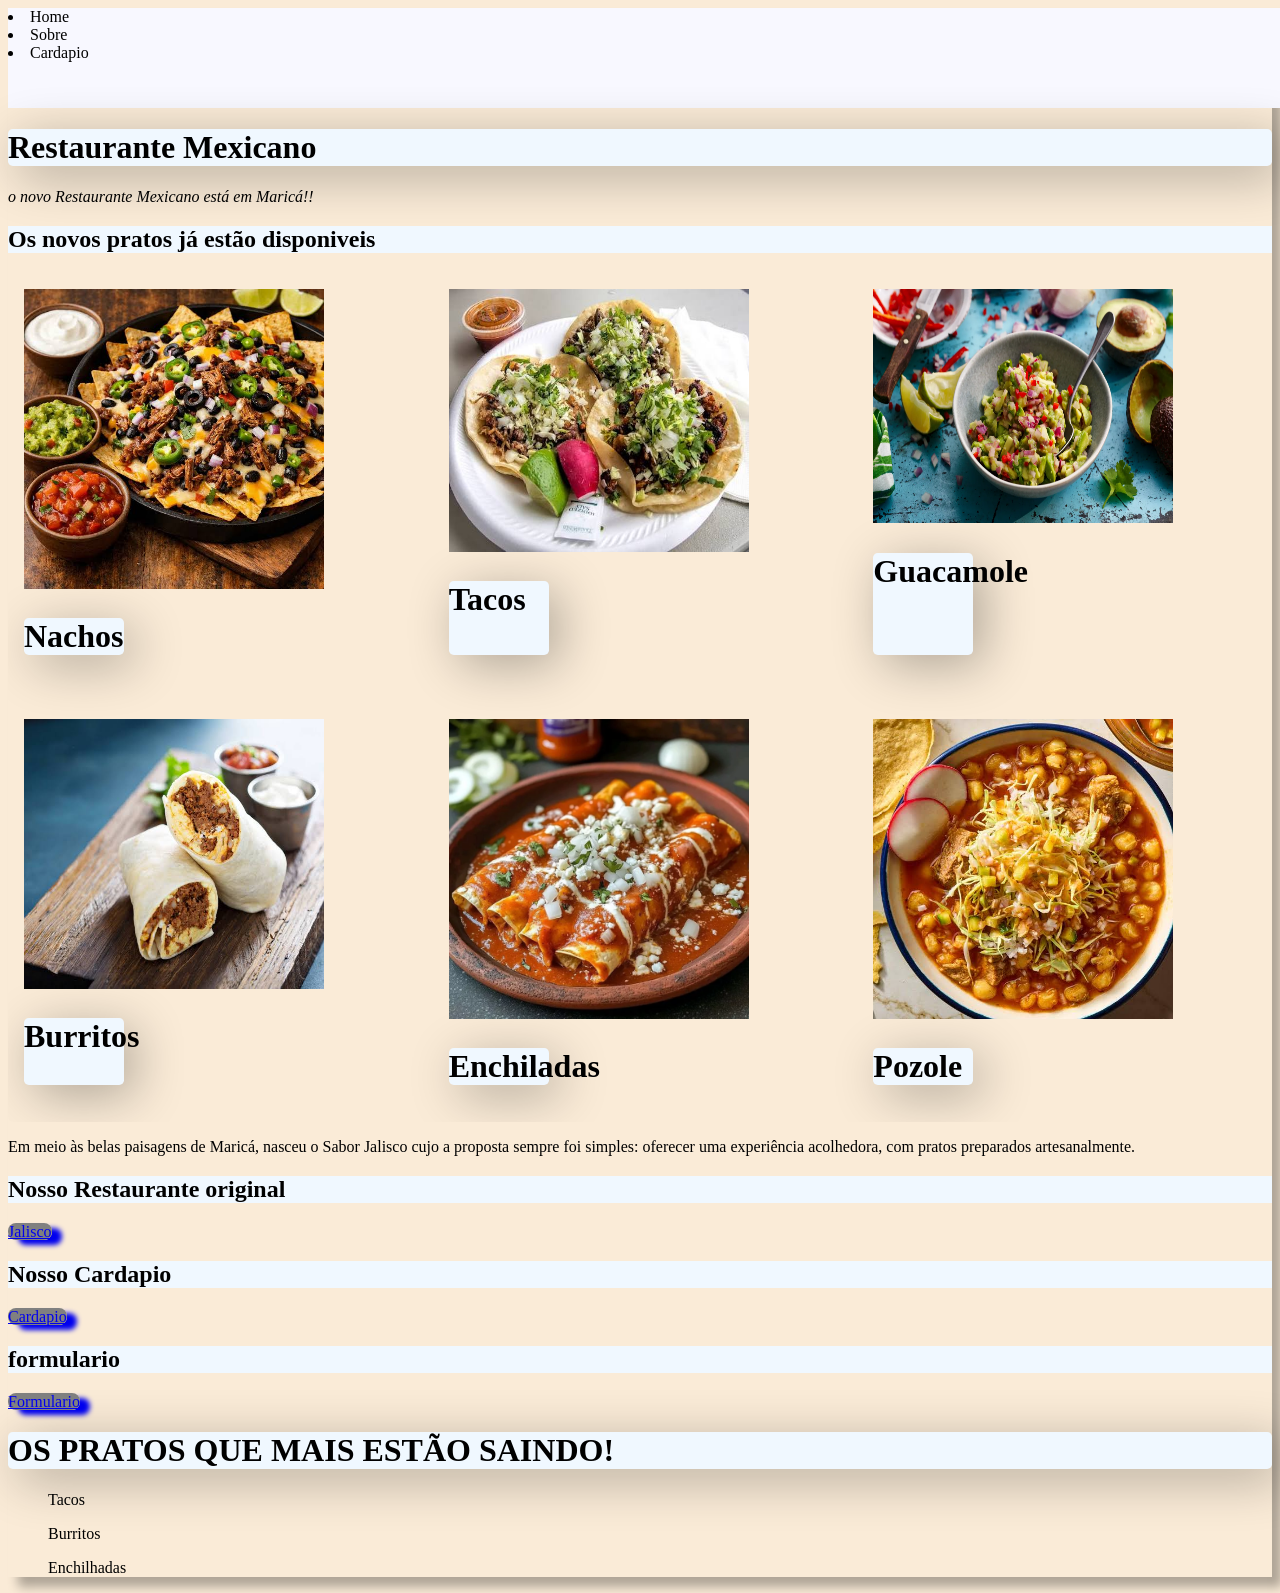
<file: frontend/index.html>
<!DOCTYPE html>
<html lang="PT-br">
<head>
    <meta charset="UTF-8">
    <meta name="viewport" content="width=device-width, initial-scale=1.0">
    <link rel="stylesheet" href="style.css">
    <title>Restaurante</title>
</head>
<body>
    <header>
        <nav>
            <li>Home</li>
            <li>Sobre</li>
            <li>Cardapio</li>
        </nav>
    </header>
    <h1>Restaurante Mexicano</h1>
    <p><em>o novo Restaurante Mexicano está em Maricá!!</em></p>
    <h2>Os novos pratos já estão disponiveis</h2>
    <div class="container">
        <div class="card">
            <img width="300px" src="images.jpg">
            <h1 class="letra">Nachos</h1>
        </div>
        <div class="card">
            <img width="300px" src="tacos.jpg">
            <h1 class="letra">Tacos</h1>
        </div>
        <div class="card">
            <img width="300px" src="guacamolçe.webp">
            <h1 class="letra">Guacamole</h1>
        </div>
        <div class="card">
            <img width="300px" src="burritos.jpg">
            <h1 class="letra">Burritos</h1>
        </div>
        <div class="card">
            <img width="300px" src="enchiladas.webp">
            <h1 class="letra">Enchiladas</h1>
        </div>
        <div class="card">
            <img width="300px" src="pozole.jpg">
            <h1 class="letra">Pozole</h1>
        </div>
    </div>
        <p>Em meio às belas paisagens de Maricá, nasceu o Sabor Jalisco cujo a 
            proposta sempre foi simples: oferecer uma experiência acolhedora,
            com pratos preparados artesanalmente. 
        </p>
    <h2>Nosso Restaurante original</h2>
        <a href="https://guide.michelin.com/br/pt_BR/california/pomona/restaurant/mariscos-jalisco">Jalisco</a>
    <h2>Nosso Cardapio</h2>
    <a href="./restaurante.html">Cardapio</a>
    <h2>formulario</h2>
    <a href="./formulario.html">Formulario</a>
    <footer>
        <h1>OS PRATOS QUE MAIS ESTÃO SAINDO!</h1>
        <ul>Tacos</ul>
        <ul>Burritos</ul>
        <ul>Enchilhadas</ul>
    </footer>
</body>
</html>
</file>
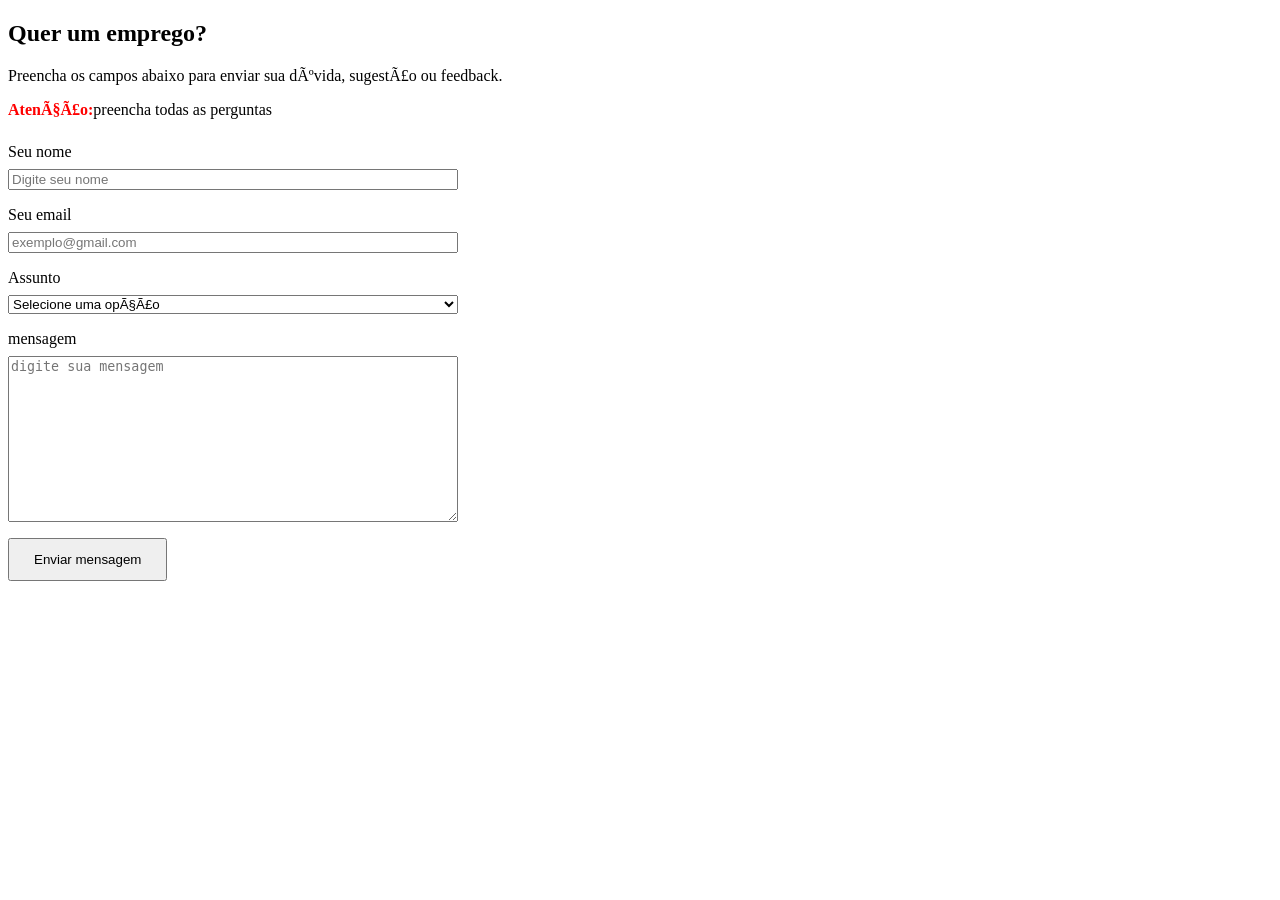
<file: frontend/formulario.html>
<!DOCTYPE html>
<html lang="PT-br>
<head>
    <meta charset="UTF-8">
    <meta name="viewport" content="width=device-width, initial-scale=1.0">
    <link rel="stylesheet" href="formu.css">
    <title>formulario</title>
</head> 
<body>
    <section id="formulario">
        <h2>Quer um emprego?</h2>
        <p>Preencha os campos abaixo para enviar sua dúvida, sugestão ou feedback.</p>
        <p><span class="destaque">Atenção:</span>preencha todas as perguntas</p>
        <form>
            <div class="campo-formulario">
                <label for="nome">Seu nome</label>
                <input type="text" id="nome" name="nome" placeholder="Digite seu nome">
            </div>

            <div class="campo-formulario">
                <label for="email">Seu email</label>
                <input type="text" id="email" name="email" placeholder="exemplo@gmail.com">
            </div>

            <div class="campo-formulario">
                <label for="assunto">Assunto</label>
                <select name="assunto" id="assunto">
                    <option value="">Selecione uma opção</option>
                    <option value="sugestão">sugestão de comida</option>
                    <option value="duvida">dúvida</option>
                    <option value="feedback">feedback</option>
                    <option value="parceria">parceria</option> 
                </select>
            </div>
           

            <div class="campo-formulario">
                <label for="mensagem">mensagem</label>
                <textarea name="mensagem" id="mensagem" placeholder="digite sua mensagem"></textarea>
            

            </div>
            <button type="submit">Enviar mensagem</button>
        </form>
    </section>
 <script src="https://cdn.jsdelivr.net/npm/bootstrap@5.3.8/dist/js/bootstrap.bundle.min.js" integrity="sha384-FKyoEForCGlyvwx9Hj09JcYn3nv7wiPVlz7YYwJrWVcXK/BmnVDxM+D2scQbITxI" crossorigin="anonymous"></script>
</body>
</html>
</file>
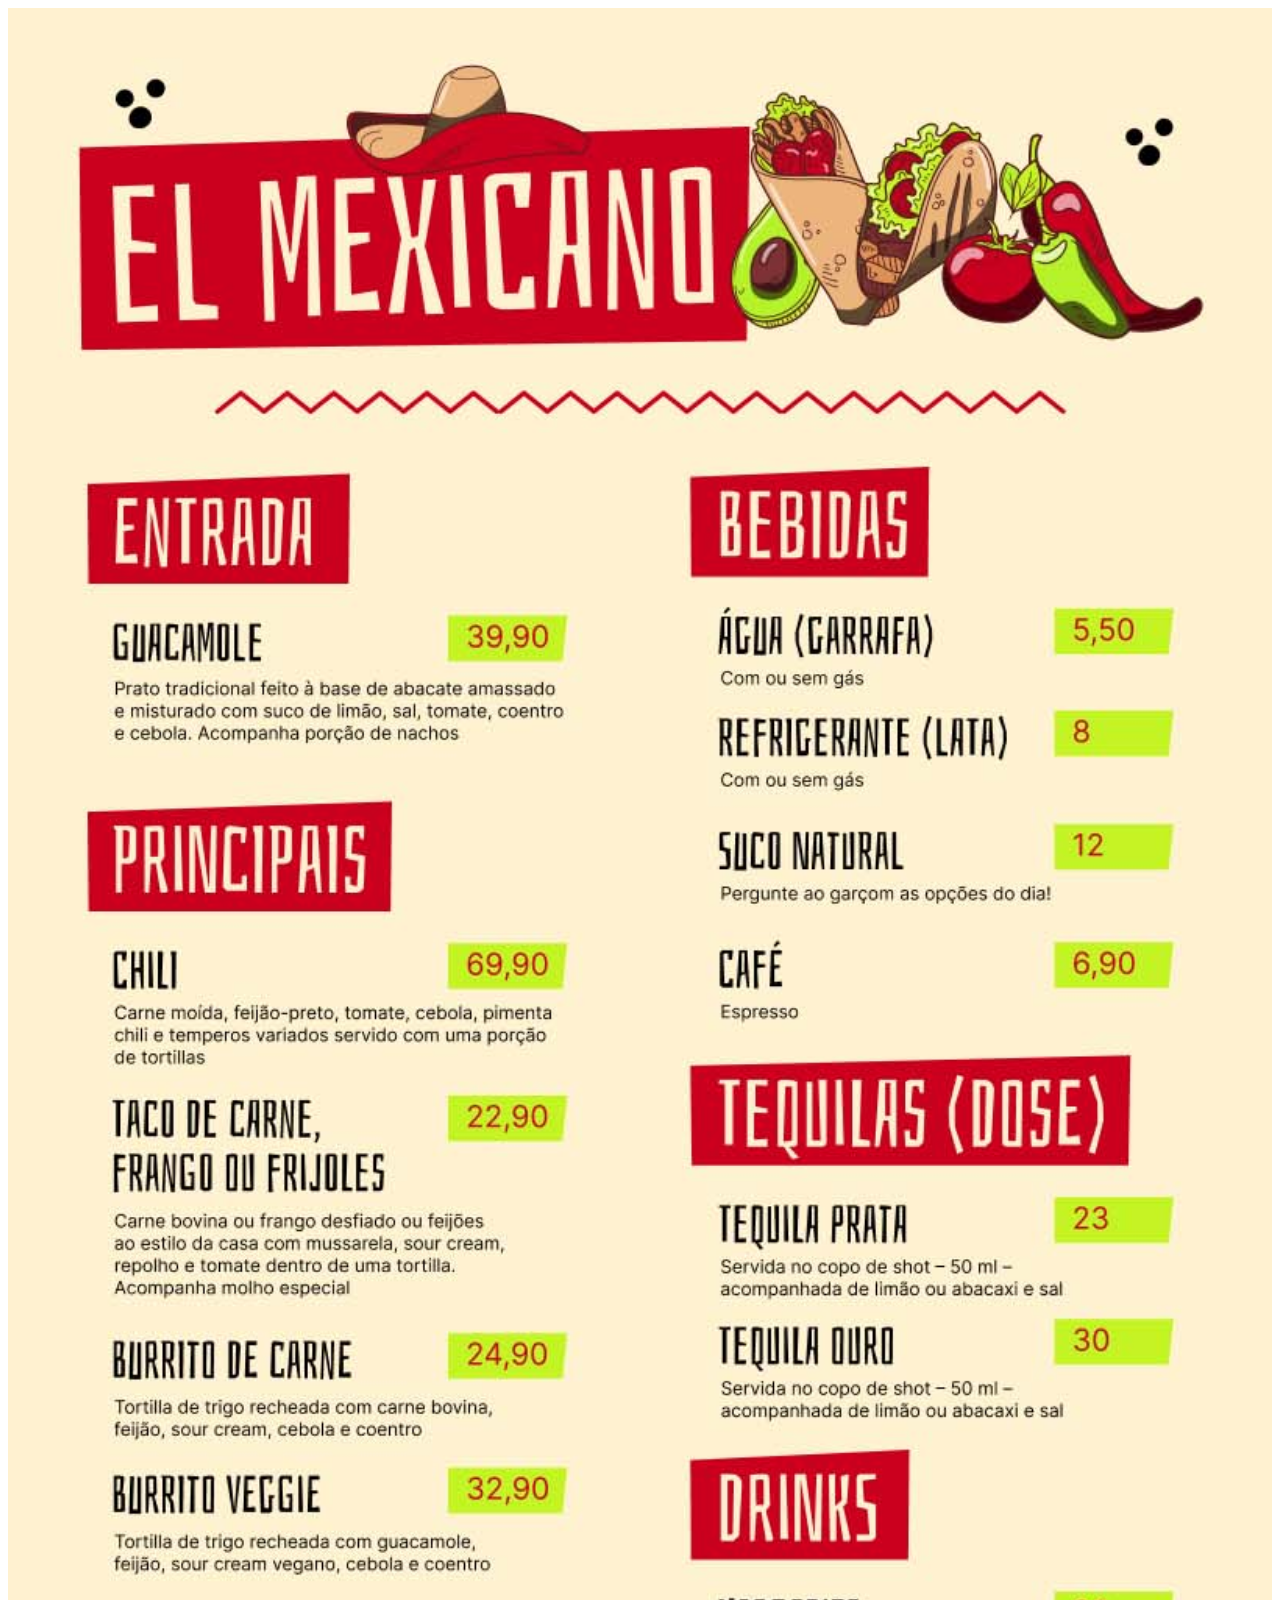
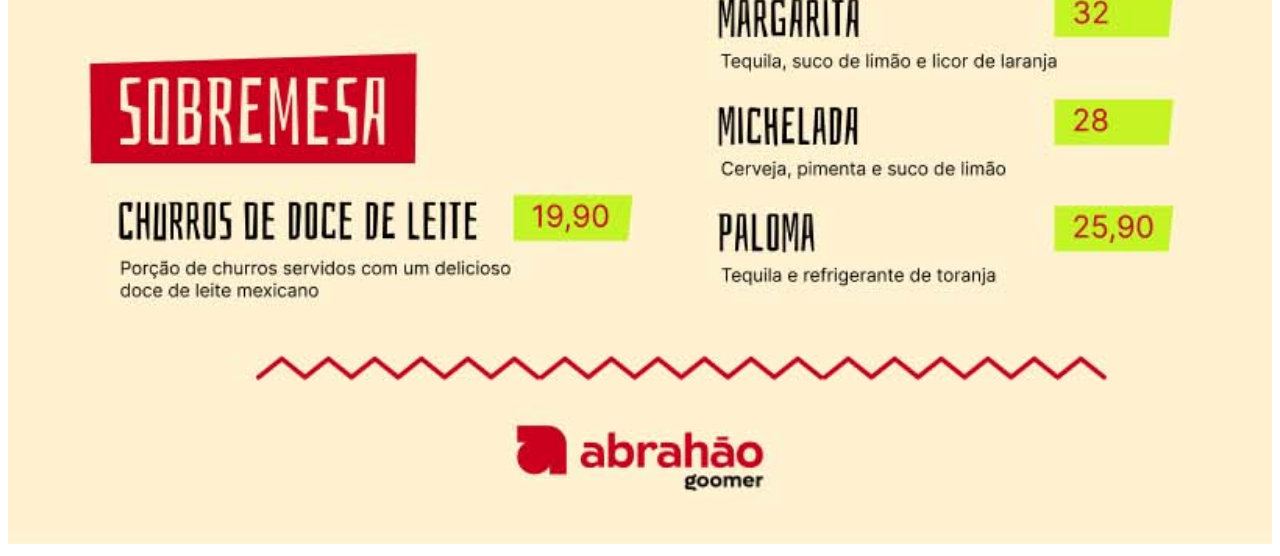
<file: frontend/restaurante.html>
<!DOCTYPE html>
<html lang="en">
<head>
    <meta charset="UTF-8">
    <meta name="viewport" content="width=device-width, initial-scale=1.0">
     <link rel="stylesheet" href="restaurante.css">
    <title>Document</title>
</head>
<body>
    <img src="restaurante mexi.jpg">
</body>
</html>
</file>
<file: frontend/style.css>
h1 {
    background-color: aliceblue;
    margin: 5;
    border-radius: .3rem;
    box-shadow: 10px 10px 50px rgba(0,0,0,0.3);
    display: flex;
    flex-direction: row;
}
h1:hover {
    margin: 10;
    background-color: cornsilk;
}
body {
    background-color: antiquewhite;
     box-shadow: 10px 10px 10px rgba(0,0,0,0.3);
     margin: 24;
}
a {
    margin: 10;
    border-radius: .5rem;
    box-shadow: 10px 5px 5px;
}
a:hover {
    background-color: azure;
    margin: 10;
    visibility: hidden;
}
h2 {
    background-color: aliceblue;
    margin: 10;
    ruby-merge: auto;
}
h2:hover {
    background-color: antiquewhite;
    margin: 10;
    prefix: -moz-element(15);

}
footer {
    border: 10;
    margin: 24;
    
}
header {
    margin: 0;
    background-color: ghostwhite;
    height: 100px;
    width: 100vw;
}
.header-nav-list {
    list-style: none;
    display: flex;
    justify-content: center;
    gap: 8px;
    height: 100%;
    align-items: center;
    margin: 0;

}
ul {
    display: flex;
}
a {
    background-color: gray;
    
}
.container {
    display: grid;
    grid-template-columns: repeat(3, 1fr);
    gap: 10px;
    text-align: center;
    border-radius: 5px;
    overflow: hidden;
    flex-wrap: wrap;
}
.card {
    display: flex;
    width: 300px;
    flex-wrap: wrap;
    padding: 16px;
    gap: 8px;
}
.letra {
    text-align: center;
    background-color: aliceblue;
    width: 100px;

}
</file>
<file: frontend/formu.css>
form {
    display: flex;
    flex-direction: column;
    gap: 16px;
    width: 100%;
    max-width: 450px;
    margin-top: 24px;
}
.campo-formulario {
    display: flex;
    flex-direction: column;
    gap: 8px;
}
button {
    align-self: flex-start;
    padding: 12px 24px;
}
textarea {
    height: 160px;
}
.destaque {
    color: red;
    font-weight: bold;
}
</file>
<file: frontend/restaurante.css>
body {

}
img {
    width: 100%;
    object-fit: fill;
}
</file>
